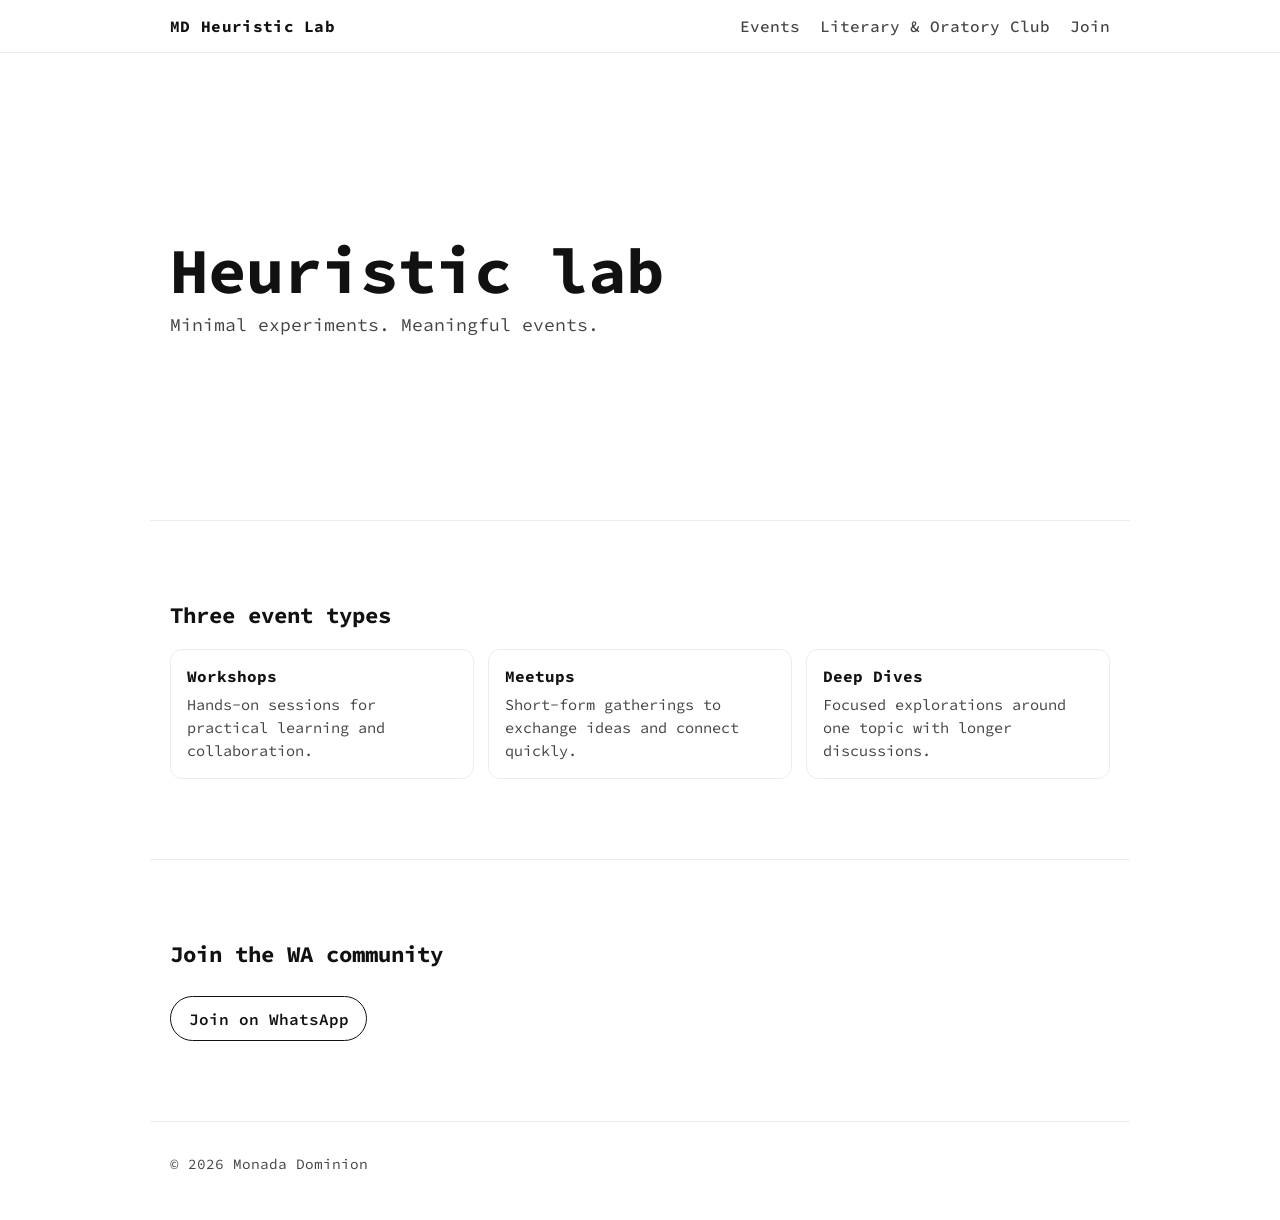
<file: index.html>
<!doctype html>
<html lang="en">
  <head>
    <meta charset="UTF-8" />
    <meta name="viewport" content="width=device-width, initial-scale=1.0" />
    <title>Heuristic Lab</title>
    <link rel="preconnect" href="https://fonts.googleapis.com" />
    <link rel="preconnect" href="https://fonts.gstatic.com" crossorigin />
    <link
      href="https://fonts.googleapis.com/css2?family=Source+Code+Pro:wght@400;500;700&display=swap"
      rel="stylesheet"
    />
    <link rel="stylesheet" href="styles.css" />
  </head>
  <body>
    <header class="top-menu">
      <nav class="menu-wrap" aria-label="Main navigation">
        <a href="#home" class="brand glow-text">MD Heuristic Lab</a>
        <ul class="menu-links">
          <li><a href="#events">Events</a></li>
          <li><a href="literature-club/index.html">Literary & Oratory Club</a></li>
          <li><a href="#join">Join</a></li>
        </ul>
      </nav>
    </header>

    <main>
      <section id="home" class="section hero">
        <h1 class="glow-text">Heuristic lab</h1>
        <p>Minimal experiments. Meaningful events.</p>
      </section>

      <section id="events" class="section events">
        <h2>Three event types</h2>
        <div class="event-grid">
          <a href="workshops/heuristic-lab.html">
            <article class="event-card">
              <h3 class="glow-text">Workshops</h3>
              <p>Hands-on sessions for practical learning and collaboration.</p>
            </article>
          </a>
          <article class="event-card">
            <h3 class="glow-text">Meetups</h3>
            <p>Short-form gatherings to exchange ideas and connect quickly.</p>
          </article>
          <article class="event-card">
            <h3 class="glow-text">Deep Dives</h3>
            <p>Focused explorations around one topic with longer discussions.</p>
          </article>
        </div>
      </section>

      <section id="join" class="section cta">
        <h2>Join the WA community</h2>
        <a
          class="cta-button"
          href="https://chat.whatsapp.com/"
          target="_blank"
          rel="noopener noreferrer"
          >Join on WhatsApp</a
        >
      </section>
    </main>

    <footer class="footer">
      <p>© 2026 Monada Dominion</p>
    </footer>
  </body>
</html>
</file>
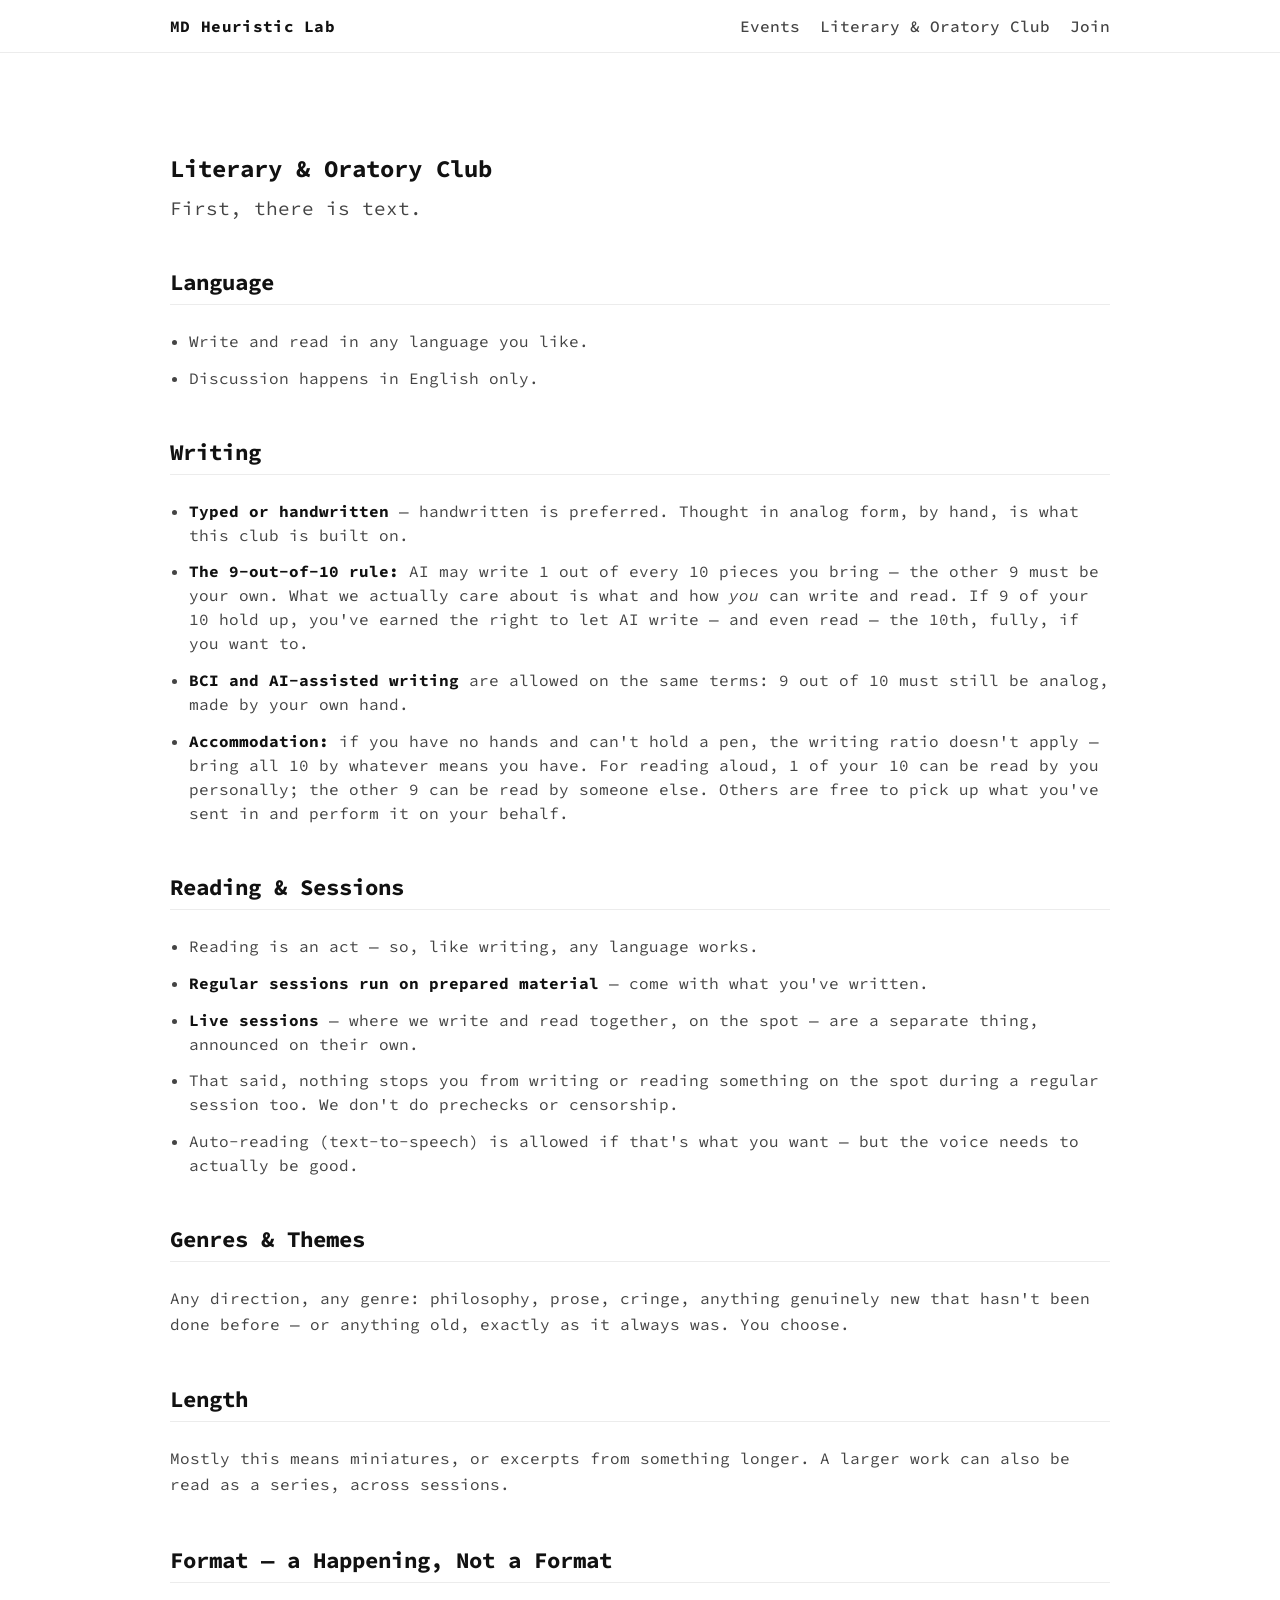
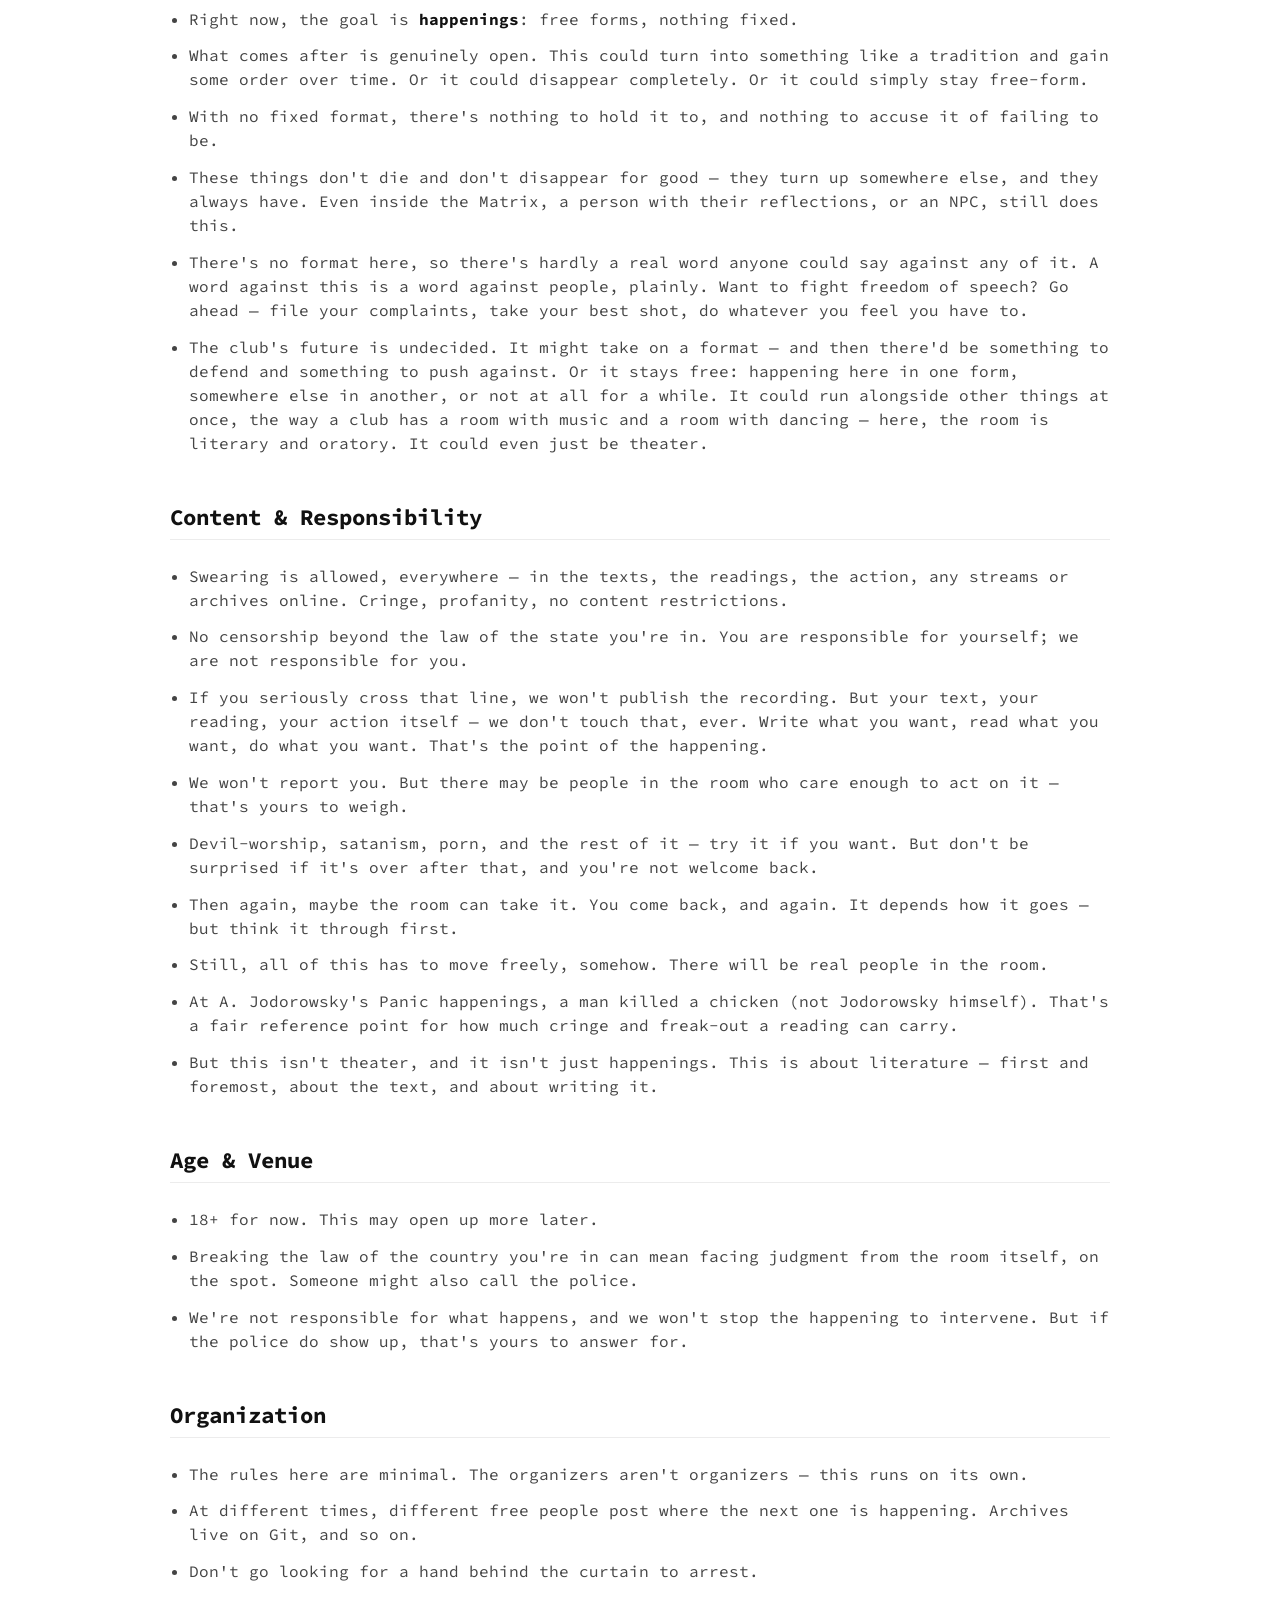
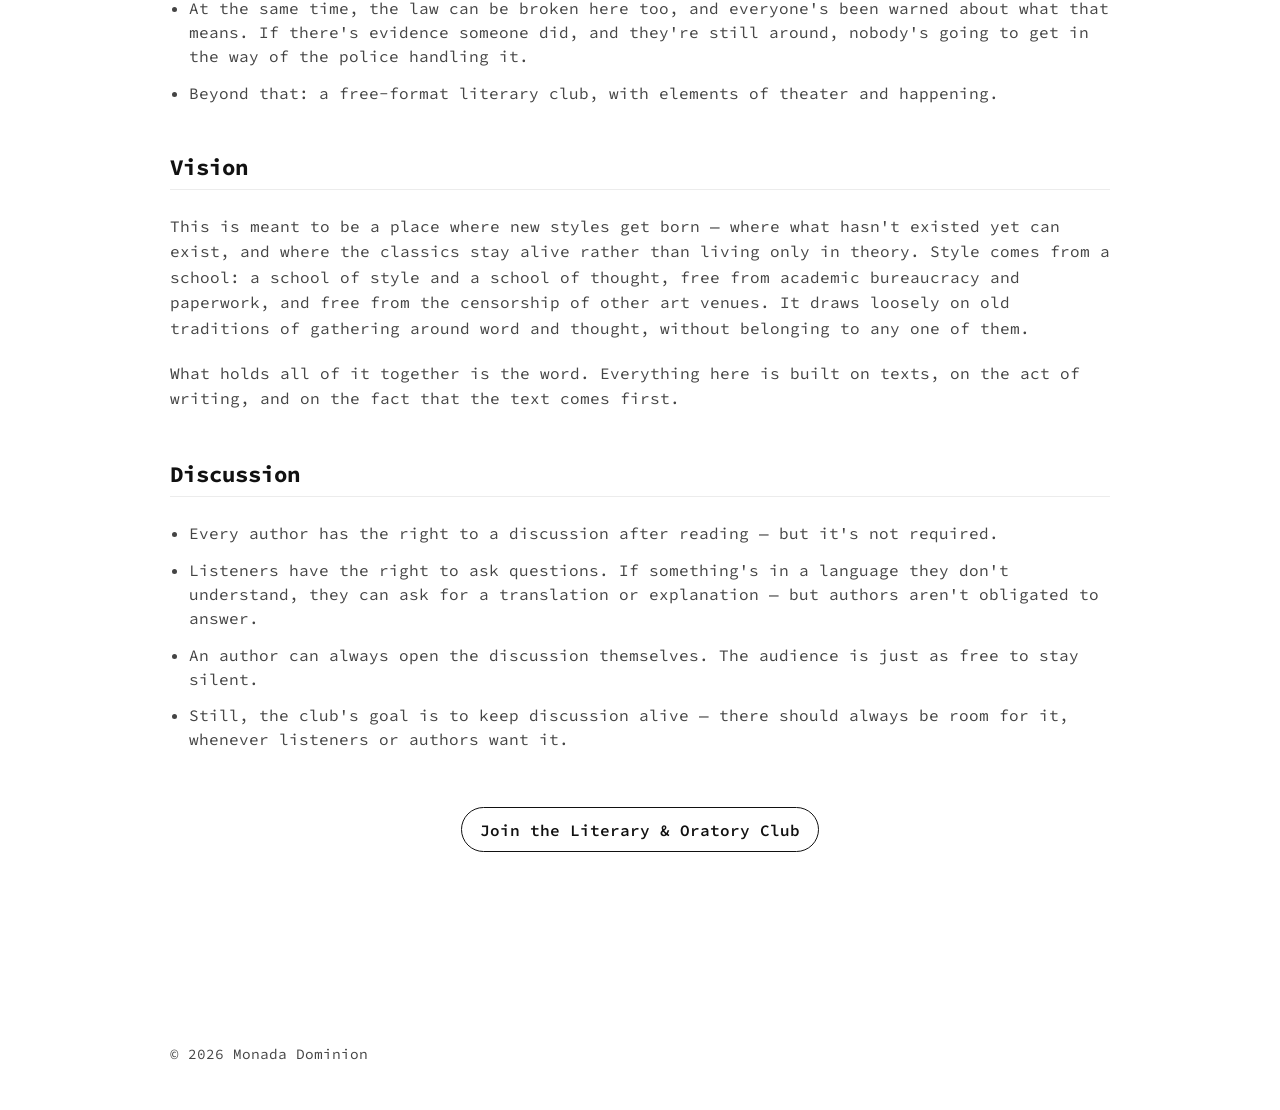
<file: literature-club/index.html>
<!doctype html>
<html lang="en">
  <head>
    <meta charset="UTF-8" />
    <meta name="viewport" content="width=device-width, initial-scale=1.0" />
    <title>Literary & Oratory Club - MD Heuristic Lab</title>
    <link rel="preconnect" href="https://fonts.googleapis.com" />
    <link rel="preconnect" href="https://fonts.gstatic.com" crossorigin />
    <link
      href="https://fonts.googleapis.com/css2?family=Source+Code+Pro:wght@400;500;700&display=swap"
      rel="stylesheet"
    />
    <link rel="stylesheet" href="../styles.css" />
  </head>
  <body>
    <header class="top-menu">
      <nav class="menu-wrap" aria-label="Main navigation">
        <a href="../index.html" class="brand glow-text">MD Heuristic Lab</a>
        <ul class="menu-links">
          <li><a href="../index.html#events">Events</a></li>
          <li><a href="index.html">Literary & Oratory Club</a></li>
          <li><a href="../index.html#join">Join</a></li>
        </ul>
      </nav>
    </header>

    <main>
      <section class="section">
        <h1 class="glow-text">Literary & Oratory Club</h1>
        <p class="subtitle">First, there is text.</p>

        <div class="content-block">
          <h2>Language</h2>
          <ul>
            <li>Write and read in any language you like.</li>
            <li>Discussion happens in English only.</li>
          </ul>
        </div>

        <div class="content-block">
          <h2>Writing</h2>
          <ul>
            <li><strong>Typed or handwritten</strong> — handwritten is preferred. Thought in analog form, by hand, is what this club is built on.</li>
            <li><strong>The 9-out-of-10 rule:</strong> AI may write 1 out of every 10 pieces you bring — the other 9 must be your own. What we actually care about is what and how <em>you</em> can write and read. If 9 of your 10 hold up, you've earned the right to let AI write — and even read — the 10th, fully, if you want to.</li>
            <li><strong>BCI and AI-assisted writing</strong> are allowed on the same terms: 9 out of 10 must still be analog, made by your own hand.</li>
            <li><strong>Accommodation:</strong> if you have no hands and can't hold a pen, the writing ratio doesn't apply — bring all 10 by whatever means you have. For reading aloud, 1 of your 10 can be read by you personally; the other 9 can be read by someone else. Others are free to pick up what you've sent in and perform it on your behalf.</li>
          </ul>
        </div>

        <div class="content-block">
          <h2>Reading & Sessions</h2>
          <ul>
            <li>Reading is an act — so, like writing, any language works.</li>
            <li><strong>Regular sessions run on prepared material</strong> — come with what you've written.</li>
            <li><strong>Live sessions</strong> — where we write and read together, on the spot — are a separate thing, announced on their own.</li>
            <li>That said, nothing stops you from writing or reading something on the spot during a regular session too. We don't do prechecks or censorship.</li>
            <li>Auto-reading (text-to-speech) is allowed if that's what you want — but the voice needs to actually be good.</li>
          </ul>
        </div>

        <div class="content-block">
          <h2>Genres & Themes</h2>
          <p>Any direction, any genre: philosophy, prose, cringe, anything genuinely new that hasn't been done before — or anything old, exactly as it always was. You choose.</p>
        </div>

        <div class="content-block">
          <h2>Length</h2>
          <p>Mostly this means miniatures, or excerpts from something longer. A larger work can also be read as a series, across sessions.</p>
        </div>

        <div class="content-block">
          <h2>Format — a Happening, Not a Format</h2>
          <ul>
            <li>Right now, the goal is <strong>happenings</strong>: free forms, nothing fixed.</li>
            <li>What comes after is genuinely open. This could turn into something like a tradition and gain some order over time. Or it could disappear completely. Or it could simply stay free-form.</li>
            <li>With no fixed format, there's nothing to hold it to, and nothing to accuse it of failing to be.</li>
            <li>These things don't die and don't disappear for good — they turn up somewhere else, and they always have. Even inside the Matrix, a person with their reflections, or an NPC, still does this.</li>
            <li>There's no format here, so there's hardly a real word anyone could say against any of it. A word against this is a word against people, plainly. Want to fight freedom of speech? Go ahead — file your complaints, take your best shot, do whatever you feel you have to.</li>
            <li>The club's future is undecided. It might take on a format — and then there'd be something to defend and something to push against. Or it stays free: happening here in one form, somewhere else in another, or not at all for a while. It could run alongside other things at once, the way a club has a room with music and a room with dancing — here, the room is literary and oratory. It could even just be theater.</li>
          </ul>
        </div>

        <div class="content-block">
          <h2>Content & Responsibility</h2>
          <ul>
            <li>Swearing is allowed, everywhere — in the texts, the readings, the action, any streams or archives online. Cringe, profanity, no content restrictions.</li>
            <li>No censorship beyond the law of the state you're in. You are responsible for yourself; we are not responsible for you.</li>
            <li>If you seriously cross that line, we won't publish the recording. But your text, your reading, your action itself — we don't touch that, ever. Write what you want, read what you want, do what you want. That's the point of the happening.</li>
            <li>We won't report you. But there may be people in the room who care enough to act on it — that's yours to weigh.</li>
            <li>Devil-worship, satanism, porn, and the rest of it — try it if you want. But don't be surprised if it's over after that, and you're not welcome back.</li>
            <li>Then again, maybe the room can take it. You come back, and again. It depends how it goes — but think it through first.</li>
            <li>Still, all of this has to move freely, somehow. There will be real people in the room.</li>
            <li>At A. Jodorowsky's Panic happenings, a man killed a chicken (not Jodorowsky himself). That's a fair reference point for how much cringe and freak-out a reading can carry.</li>
            <li>But this isn't theater, and it isn't just happenings. This is about literature — first and foremost, about the text, and about writing it.</li>
          </ul>
        </div>

        <div class="content-block">
          <h2>Age & Venue</h2>
          <ul>
            <li>18+ for now. This may open up more later.</li>
            <li>Breaking the law of the country you're in can mean facing judgment from the room itself, on the spot. Someone might also call the police.</li>
            <li>We're not responsible for what happens, and we won't stop the happening to intervene. But if the police do show up, that's yours to answer for.</li>
          </ul>
        </div>

        <div class="content-block">
          <h2>Organization</h2>
          <ul>
            <li>The rules here are minimal. The organizers aren't organizers — this runs on its own.</li>
            <li>At different times, different free people post where the next one is happening. Archives live on Git, and so on.</li>
            <li>Don't go looking for a hand behind the curtain to arrest.</li>
            <li>At the same time, the law can be broken here too, and everyone's been warned about what that means. If there's evidence someone did, and they're still around, nobody's going to get in the way of the police handling it.</li>
            <li>Beyond that: a free-format literary club, with elements of theater and happening.</li>
          </ul>
        </div>

        <div class="content-block">
          <h2>Vision</h2>
          <p>This is meant to be a place where new styles get born — where what hasn't existed yet can exist, and where the classics stay alive rather than living only in theory. Style comes from a school: a school of style and a school of thought, free from academic bureaucracy and paperwork, and free from the censorship of other art venues. It draws loosely on old traditions of gathering around word and thought, without belonging to any one of them.</p>
          <p>What holds all of it together is the word. Everything here is built on texts, on the act of writing, and on the fact that the text comes first.</p>
        </div>

        <div class="content-block">
          <h2>Discussion</h2>
          <ul>
            <li>Every author has the right to a discussion after reading — but it's not required.</li>
            <li>Listeners have the right to ask questions. If something's in a language they don't understand, they can ask for a translation or explanation — but authors aren't obligated to answer.</li>
            <li>An author can always open the discussion themselves. The audience is just as free to stay silent.</li>
            <li>Still, the club's goal is to keep discussion alive — there should always be room for it, whenever listeners or authors want it.</li>
          </ul>
        </div>

        <div class="content-block" style="text-align: center; margin-bottom: 5rem;">
          <a href="https://chat.whatsapp.com/JMFz1daGh5kCULSHmz0DYh" target="_blank" rel="noopener noreferrer" class="cta-button">Join the Literary & Oratory Club</a>
        </div>
      </section>
    </main>

    <footer class="footer">
      <p>© 2026 Monada Dominion</p>
    </footer>
  </body>
</html>
</file>
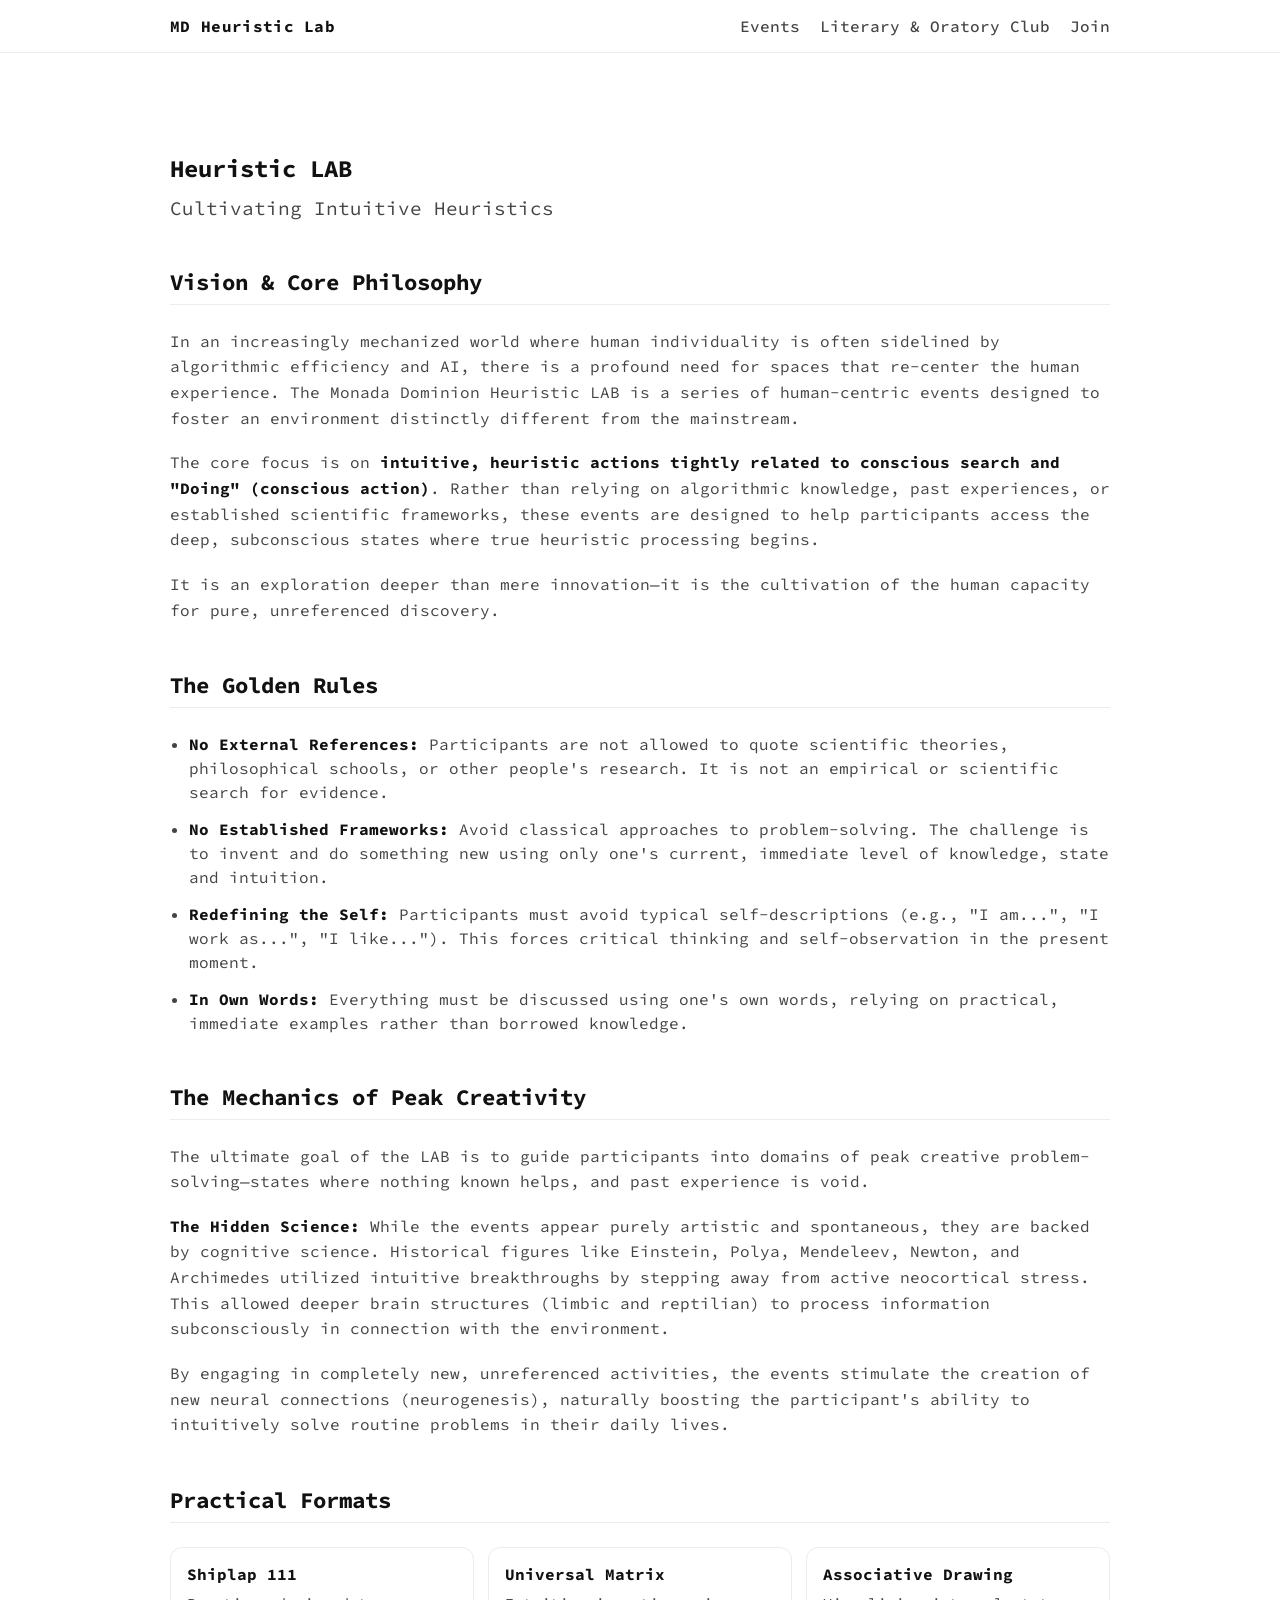
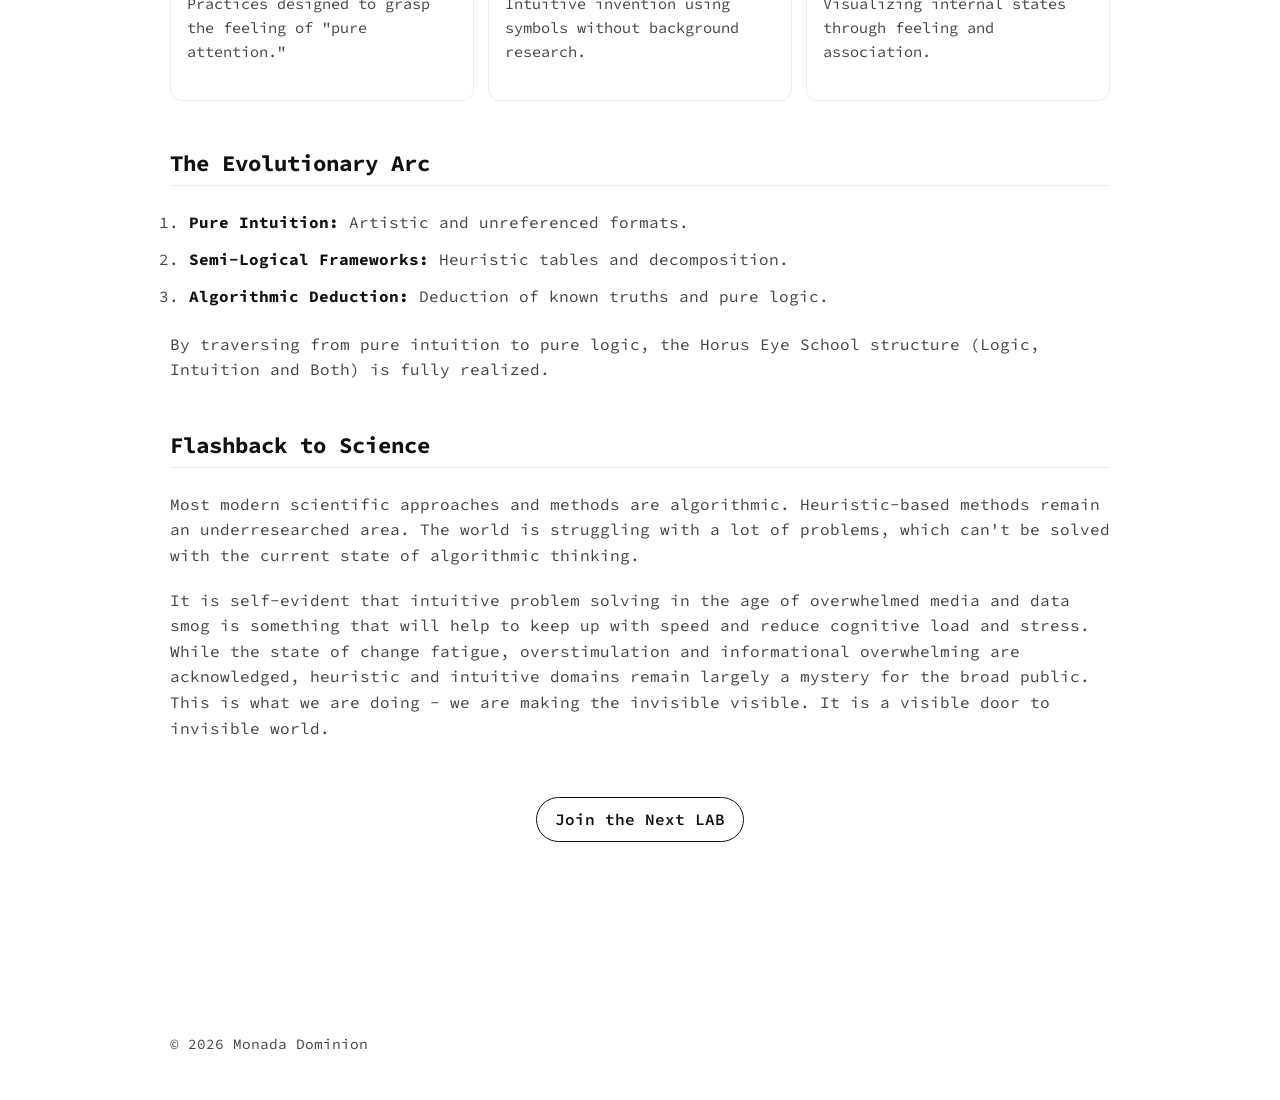
<file: workshops/heuristic-lab.html>
<!doctype html>
<html lang="en">
  <head>
    <meta charset="UTF-8" />
    <meta name="viewport" content="width=device-width, initial-scale=1.0" />
    <title>Heuristic LAB - MD Heuristic Lab</title>
    <link rel="preconnect" href="https://fonts.googleapis.com" />
    <link rel="preconnect" href="https://fonts.gstatic.com" crossorigin />
    <link
      href="https://fonts.googleapis.com/css2?family=Source+Code+Pro:wght@400;500;700&display=swap"
      rel="stylesheet"
    />
    <link rel="stylesheet" href="../styles.css" />
  </head>
  <body>
    <header class="top-menu">
      <nav class="menu-wrap" aria-label="Main navigation">
        <a href="../index.html" class="brand glow-text">MD Heuristic Lab</a>
        <ul class="menu-links">
          <li><a href="../index.html#events">Events</a></li>
          <li><a href="../literature-club/index.html">Literary & Oratory Club</a></li>
          <li><a href="../index.html#join">Join</a></li>
        </ul>
      </nav>
    </header>

    <main>
      <section class="section">
        <h1 class="glow-text">Heuristic LAB</h1>
        <p class="subtitle">Cultivating Intuitive Heuristics</p>
        
        <div class="content-block">
          <h2>Vision & Core Philosophy</h2>
          <p>In an increasingly mechanized world where human individuality is often sidelined by algorithmic efficiency and AI, there is a profound need for spaces that re-center the human experience. The Monada Dominion Heuristic LAB is a series of human-centric events designed to foster an environment distinctly different from the mainstream.</p>
          <p>The core focus is on <strong>intuitive, heuristic actions tightly related to conscious search and "Doing" (conscious action)</strong>. Rather than relying on algorithmic knowledge, past experiences, or established scientific frameworks, these events are designed to help participants access the deep, subconscious states where true heuristic processing begins.</p>
          <p>It is an exploration deeper than mere innovation—it is the cultivation of the human capacity for pure, unreferenced discovery.</p>
        </div>

        <div class="content-block">
          <h2>The Golden Rules</h2>
          <ul>
            <li><strong>No External References:</strong> Participants are not allowed to quote scientific theories, philosophical schools, or other people's research. It is not an empirical or scientific search for evidence.</li>
            <li><strong>No Established Frameworks:</strong> Avoid classical approaches to problem-solving. The challenge is to invent and do something new using only one's current, immediate level of knowledge, state and intuition.</li>
            <li><strong>Redefining the Self:</strong> Participants must avoid typical self-descriptions (e.g., "I am...", "I work as...", "I like..."). This forces critical thinking and self-observation in the present moment.</li>
            <li><strong>In Own Words:</strong> Everything must be discussed using one's own words, relying on practical, immediate examples rather than borrowed knowledge.</li>
          </ul>
        </div>

        <div class="content-block">
          <h2>The Mechanics of Peak Creativity</h2>
          <p>The ultimate goal of the LAB is to guide participants into domains of peak creative problem-solving—states where nothing known helps, and past experience is void.</p>
          <p><strong>The Hidden Science:</strong> While the events appear purely artistic and spontaneous, they are backed by cognitive science. Historical figures like Einstein, Polya, Mendeleev, Newton, and Archimedes utilized intuitive breakthroughs by stepping away from active neocortical stress. This allowed deeper brain structures (limbic and reptilian) to process information subconsciously in connection with the environment.</p>
          <p>By engaging in completely new, unreferenced activities, the events stimulate the creation of new neural connections (neurogenesis), naturally boosting the participant's ability to intuitively solve routine problems in their daily lives.</p>
        </div>

        <div class="content-block">
          <h2>Practical Formats</h2>
          <div class="event-grid">
            <article class="event-card">
              <h3 class="glow-text">Shiplap 111</h3>
              <p>Practices designed to grasp the feeling of "pure attention."</p>
            </article>
            <article class="event-card">
              <h3 class="glow-text">Universal Matrix</h3>
              <p>Intuitive invention using symbols without background research.</p>
            </article>
            <article class="event-card">
              <h3 class="glow-text">Associative Drawing</h3>
              <p>Visualizing internal states through feeling and association.</p>
            </article>
          </div>
        </div>
        
        <div class="content-block">
            <h2>The Evolutionary Arc</h2>
            <ol>
                <li><strong>Pure Intuition:</strong> Artistic and unreferenced formats.</li>
                <li><strong>Semi-Logical Frameworks:</strong> Heuristic tables and decomposition.</li>
                <li><strong>Algorithmic Deduction:</strong> Deduction of known truths and pure logic.</li>
            </ol>
            <p>By traversing from pure intuition to pure logic, the Horus Eye School structure (Logic, Intuition and Both) is fully realized.</p>
        </div>

        <div class="content-block">
          <h2>Flashback to Science</h2>
          <p>Most modern scientific approaches and methods are algorithmic. Heuristic-based methods remain an underresearched area. The world is struggling with a lot of problems, which can't be solved with the current state of algorithmic thinking.</p>
          <p>It is self-evident that intuitive problem solving in the age of overwhelmed media and data smog is something that will help to keep up with speed and reduce cognitive load and stress. While the state of change fatigue, overstimulation and informational overwhelming are acknowledged, heuristic and intuitive domains remain largely a mystery for the broad public. This is what we are doing - we are making the invisible visible. It is a visible door to invisible world.</p>
        </div>

        <div class="content-block" style="text-align: center; margin-bottom: 5rem;">
            <a href="../index.html#join" class="cta-button">Join the Next LAB</a>
        </div>
      </section>
    </main>

    <footer class="footer">
      <p>© 2026 Monada Dominion</p>
    </footer>
  </body>
</html>
</file>
<file: styles.css>
:root {
  --bg: #ffffff;
  --text: #111111;
  --muted: #444444;
  --line: #ececec;
  --glow-soft: rgba(70, 120, 255, 0.2);
  --glow-mid: rgba(70, 120, 255, 0.33);
}

* {
  box-sizing: border-box;
}

html,
body {
  margin: 0;
  padding: 0;
  background: var(--bg);
  color: var(--text);
  font-family: "Source Code Pro", ui-monospace, SFMono-Regular, Menlo, Monaco,
    Consolas, "Liberation Mono", "Courier New", monospace;
  scroll-behavior: smooth;
}

a {
  color: inherit;
  text-decoration: none;
}

.top-menu {
  position: sticky;
  top: 0;
  z-index: 10;
  background: rgba(255, 255, 255, 0.9);
  border-bottom: 1px solid var(--line);
  backdrop-filter: blur(8px);
}

.menu-wrap {
  max-width: 980px;
  margin: 0 auto;
  padding: 1rem 1.25rem;
  display: flex;
  justify-content: space-between;
  align-items: center;
}

.brand {
  font-weight: 700;
  letter-spacing: 0.02em;
}

.menu-links {
  list-style: none;
  margin: 0;
  padding: 0;
  display: flex;
  gap: 1.25rem;
}

.menu-links a {
  font-weight: 500;
  color: var(--muted);
}

.menu-links a:hover {
  color: var(--text);
}

.section {
  max-width: 980px;
  margin: 0 auto;
  padding: 5rem 1.25rem;
}

.hero {
  min-height: 52vh;
  display: grid;
  align-content: center;
  gap: 0.5rem;
  border-bottom: 1px solid var(--line);
}

.hero h1 {
  margin: 0;
  font-size: clamp(2rem, 6vw, 4rem);
  line-height: 1.05;
}

.hero p {
  margin: 0;
  color: var(--muted);
  font-size: clamp(1rem, 2vw, 1.125rem);
}

.events h2,
.cta h2 {
  margin: 0 0 1.25rem;
  font-size: 1.4rem;
}

.event-grid {
  display: grid;
  grid-template-columns: repeat(3, minmax(0, 1fr));
  gap: 0.9rem;
}

.event-card {
  border: 1px solid var(--line);
  border-radius: 12px;
  padding: 1rem;
  transition: transform 160ms ease, box-shadow 220ms ease, border-color 220ms ease;
  height: 100%;
}

.event-card:hover {
  border-color: var(--text);
  box-shadow: 0 4px 20px var(--glow-soft);
  transform: translateY(-2px);
}

.event-card h3 {
  margin: 0 0 0.5rem;
  font-size: 1rem;
}

.event-card p {
  margin: 0;
  color: var(--muted);
  font-size: 0.95rem;
  line-height: 1.5;
}

.cta {
  border-top: 1px solid var(--line);
  border-bottom: 1px solid var(--line);
}

.cta-button {
  display: inline-block;
  margin-top: 0.5rem;
  padding: 0.7rem 1.1rem;
  border: 1px solid var(--text);
  border-radius: 999px;
  font-weight: 600;
  transition: transform 160ms ease, box-shadow 220ms ease, background 220ms ease;
}

.cta-button:hover {
  transform: translateY(-1px);
  background: #fafafa;
  box-shadow: 0 0 0 1px #fff, 0 0 18px var(--glow-soft);
}

.footer {
  max-width: 980px;
  margin: 0 auto;
  padding: 1.2rem 1.25rem 2rem;
  color: var(--muted);
  font-size: 0.9rem;
}

.glow-text {
  animation: textGlow 4.2s ease-in-out infinite alternate;
}

@keyframes textGlow {
  0% {
    text-shadow: 0 0 0 transparent;
  }
  100% {
    text-shadow: 0 0 8px var(--glow-soft), 0 0 20px var(--glow-mid);
  }
}

/* Content Pages */
.subtitle {
  color: var(--muted);
  font-size: 1.2rem;
  margin-top: -0.5rem;
  margin-bottom: 2rem;
}

.content-block {
  margin-top: 3rem;
}

.content-block h2 {
  font-size: 1.4rem;
  margin-bottom: 1.5rem;
  border-bottom: 1px solid var(--line);
  padding-bottom: 0.5rem;
}

.content-block p {
  line-height: 1.6;
  margin-bottom: 1.2rem;
  color: var(--muted);
}

.content-block ul, 
.content-block ol {
  padding-left: 1.2rem;
  margin-bottom: 1.5rem;
  color: var(--muted);
}

.content-block li {
  margin-bottom: 0.8rem;
  line-height: 1.5;
}

.content-block strong {
  color: var(--text);
}

@media (max-width: 820px) {
  .event-grid {
    grid-template-columns: 1fr;
  }

  .menu-links {
    gap: 0.8rem;
  }
}
</file>
